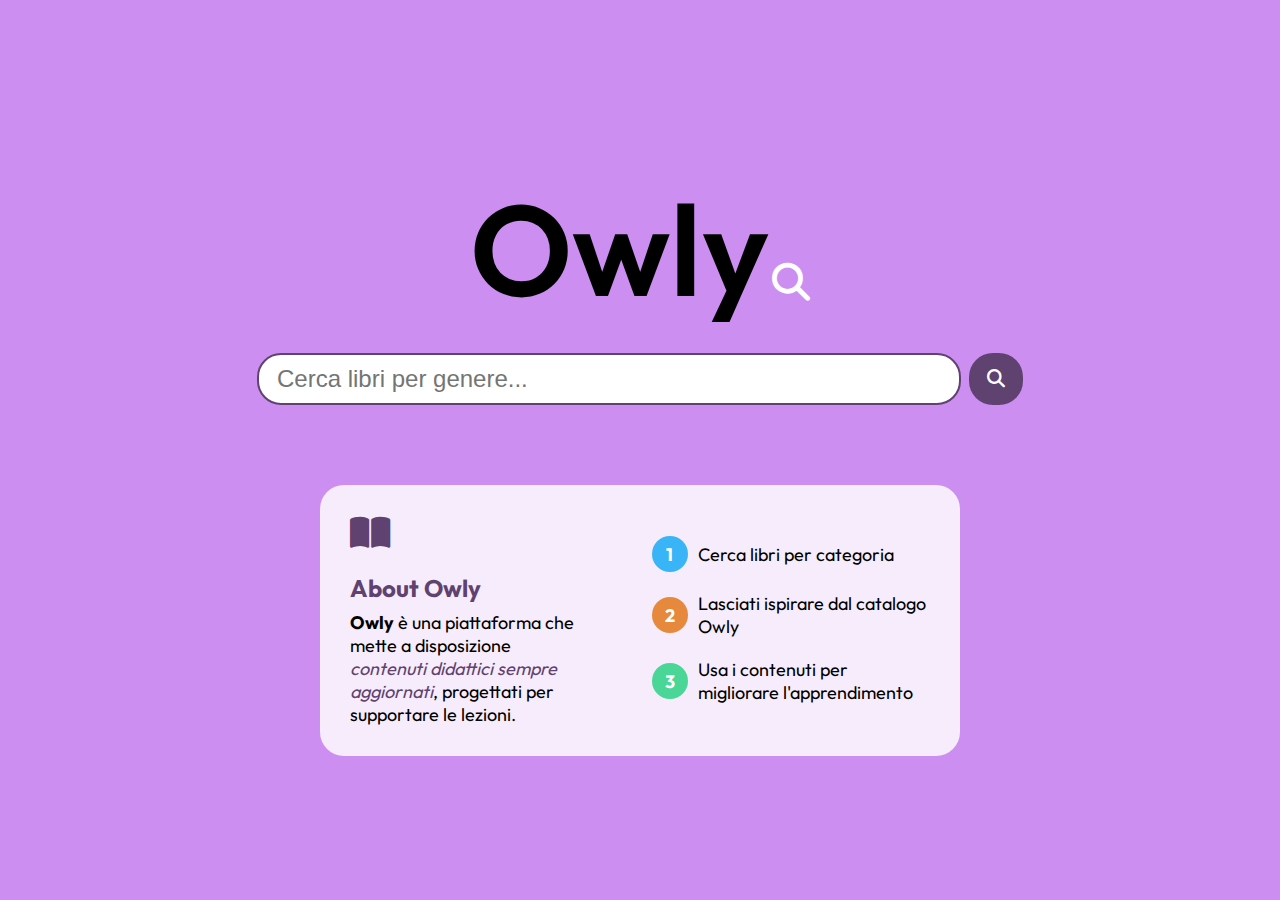
<file: index.html>
<!DOCTYPE html>
<html lang="en">
<head>
    <!--Google Fonts-->
    <link rel="preconnect" href="https://fonts.googleapis.com">
    <link rel="preconnect" href="https://fonts.gstatic.com" crossorigin>
    <link href="https://fonts.googleapis.com/css2?family=Lato:ital,wght@0,100;0,300;0,400;0,700;0,900;1,100;1,300;1,400;1,700;1,900&family=Momo+Trust+Display&family=Outfit:wght@100..900&family=Roboto:ital,wght@0,100..900;1,100..900&display=swap" rel="stylesheet">
    <!--Icons-->
    <link rel="stylesheet" href="https://cdnjs.cloudflare.com/ajax/libs/font-awesome/6.5.0/css/all.min.css">
    <!--Fogli di stile-->
    <link rel="stylesheet" href="css/style.css">
    <!--Meta Tags-->
    <title>Owly</title>
    <meta charset="UTF-8">
    <meta name="viewport" content="width=device-width, initial-scale=1.0">
</head>
<body>

    <!--PAGINA DI APPRODO-->
    <section id="search-container" class="search-container">
        <!--Logo Owly (cliccabile)-->
        <div class="logo-container">
            <a href="index.html" class="logo-link">
                <h1 class="logo-text">Owly</h1> <!--scritta Owly-->
                <i class="fa-solid fa-magnifying-glass"></i> <!--lente di ingrandimento-->
            </a> 
        </div>

        <!--Barra di navigazione (Google Style)-->
        <div class="bar-container">
            <form id="search-form" class="search-form">
                <input type="textbox" id="search-bar" class="search-bar" placeholder="Cerca libri per genere...">
                <button id="search-btn" class="search-btn fa-solid fa-magnifying-glass"></button>
            </form>
        </div>

        <!--Informazioni su Owly e funzionamento-->
        <div class="about-container">

            <div class="about-container-sx">
                <i class="fa-solid fa-book-open"></i>
                <h3 class="about-title">About Owly</h3>
                <p class="about-paragraph"><strong>Owly</strong> è una piattaforma che mette a disposizione <em>contenuti didattici sempre aggiornati</em>, progettati per supportare le lezioni.</p>
            </div>

            <div class="about-container-dx">
                <!--primo punto sul funzionamento-->
                <div class="first point-container">
                    <div class="first-point point">1</div>
                    <div class="point-text">Cerca libri per categoria</div>
                </div>

                <!--secondo punto sul funzionamento-->
                <div class="second point-container">
                    <div class="second-point point">2</div>
                    <div class="point-text">Lasciati ispirare dal catalogo Owly</div>
                </div>

                 <!--terzo punto sul funzionamento-->
                <div class="point-container">
                    <div class="third-point point">3</div>
                    <div class="point-text">Usa i contenuti per migliorare l'apprendimento</div>
                </div>

            </div>
        </div>
    </section>




    <!--CATALOGO LIBRI (dopo ricerca)-->
    <section id="results-container" class="results-container display-none">

        <!--Loader di caricamento mostrato in attesa della fetch-->
        <div id="loader-container" class="loader-container">
            <div class="loader"></div>
            <h4 class="loader-text">Cercando i migliori libri per te...</h4>
        </div>

        <!--logo Owly-->
        <div class="logo-container">
            <a href="index.html" class="logo-link">
                <h2 class="logo-text">Owly</h2> <!--scritta Owly-->
                <i class="fa-solid fa-magnifying-glass"></i> <!--lente di ingrandimento-->
            </a> 
        </div>

        <!--search query-->
        <h3  class="search-header">Risultato ricerca per: <span id="search-query" class="search-query"></span></h3>

        <!--Pulsante per tornare alla ricerca-->
        <button id="results-search-btn" class="search-btn fa-solid fa-magnifying-glass"></button>
        
        <!--contenitore catalogo libri-->
        <div id="books-container" class="books-container">
            
            <!--sezione che compare in caso di fallimento della fetchAPI-->
            <div id="error-contaiener" class="error-contaiener display-none">
                <h3 class="error-title">Ops...</h3>
                <img class="error-img" src="img/faccina.png" alt="">
                <p class="error-text"><strong>Errore di ricerca </strong><br>Non abbiamo trovato nessun libro di questo genere nel nostro catalogo</p>
                <a href="index.html" class="error-btn">Torna alla home</a>
            </div>
        </div>

    </section>

    <script src="js/script.js"></script>
</body>
</html>
</file>
<file: css/style.css>
*{
    margin: 0;
    padding: 0;
    box-sizing: border-box;
}

body{
    background-color: #cc8ef1;
    font-family: "Outfit", sans-serif;
}



/*PAGINA DI APPRODO*/
.search-container{
    width: 100vw;
    height: 100vh;
    display: flex;
    flex-direction: column;
    justify-content: center;
    align-items: center;
}

    /*logo Owly*/
.logo-text{
    color: black;
    display: inline-block;
}

.logo-container .logo-text{ /*testo Owly*/
    font-size: 86px;
    font-weight: 600;
    line-height: 136px;
}

.search-container .fa-magnifying-glass{ /*lente di ingrandimento*/
    font-size: 38px; 
    color: #fff;
}

.logo-link{
    text-decoration: none;
}

.search-container .logo-link:hover{ /*logo cliccabile*/
    cursor: pointer;
}

@media screen and (min-width: 768px) {
    .logo-container .logo-text{ 
        font-size: 108px;
        font-weight: 600;
        line-height: 178px;
        color: black;
    }
}

@media screen and (min-width: 1024px) {
    .logo-container .logo-text{ 
        font-size: 128px;
        font-weight: 600;
        line-height: 208px;
        color: black;
    }
}

    
    /*barra di ricerca*/
.bar-container{
    width: 100%;
    margin-bottom: 80px;
}

.bar-container .search-form{
    display: flex;
    justify-content: center;
    width: 100%;
}

.bar-container .search-bar{ /*barra di navigazione*/
    width: 65%;
    background-color: #fff;
    font-size: 16px;
    padding: 12px 16px;
    border-radius: 24px;
    border: 2px solid #5f4270;
    margin-right: 8px;
}

.search-btn{
    background-color: #5f4270;
    border: none;
    color: #fff;
    font-weight: 700;
}

.bar-container .search-btn{ /*btn di navigazione*/
    font-size: 14px;
    height: auto;
    padding: 0px 16px;
    border-radius: 24px;
}

.bar-container .search-btn:hover{
    cursor: pointer;
    box-shadow: 0 0 10px #5f4270;
}

.bar-container .search-bar:focus{
    border: 2px solid #5f4270;
    box-shadow: 0 0 10px #5f4270;
    outline: none;
}

@media screen and (min-width: 768px) {
    .bar-container .search-bar{ /*barra di navigazione*/
        width: 65%;
        background-color: #fff;
        font-size: 22px;
        padding: 10px 18px;
    }

    .bar-container .search-btn{ /*btn di navigazione*/
        font-size: 18px;
        padding: 0px 16px;
    }
}

@media screen and (min-width: 1024px) {
    .bar-container .search-bar{ /*barra di navigazione*/
        width: 55%;
        background-color: #fff;
        font-size: 24px;
        padding: 10px 18px;
    }

    .bar-container .search-btn{ /*btn di navigazione*/
        font-size: 18px;
        padding: 0px 18px;
    }
}

    /*Informazioni sul sito*/
.about-container{
    display: flex;
    justify-content: space-between;
    background-color: #f6ecfb;
    border-radius: 24px;
    padding: 30px 30px;
    max-width: 80%;
}
    /*container sx*/
.about-container .about-container-sx{
    display: none;
}
    /*container dx*/
.about-container .about-container-dx{
    width: 100%;
    display: flex;
    flex-direction: column;
    justify-content: center;
}

.about-container-dx .point-container{
    display: flex;
    align-items: center;
}

.about-container-dx > .first, .about-container-dx .second{
    margin-bottom: 20px;
}

.about-container-dx .point{
    min-width: 36px;
    height: 36px;
    border-radius: 50%;
    display: flex;
    justify-content: center;
    align-items: center;
    color: #fff;
    font-family: "Outfit", sans-serif;
    font-weight: 700;
    font-size: 18px;
    margin-right: 10px;
}

    /*colori dei singoli point*/
.point-container .first-point{
    background-color: #39b4f7;
}

.point-container .second-point{
    background-color: #e6893d;
}

.point-container .third-point{
    background-color: #4ad697;
}

.about-container-dx .point-text{
    font-size: 18px;
}

@media screen and (min-width: 768px) {
    /*informazioni a sinistra*/
    .about-container .about-container-sx{
        width: 48%;
        display: flex;
        flex-direction: column;
        justify-content: center;
    }

    .about-container-sx .fa-book-open{ /*icona libro*/
        color: #5f4270;
        font-size: 36px;
        margin-bottom: 22px
    }

    .about-container-sx .about-title{ /*titolo about owly*/
        font-size: 24px;
        color: #5f4270;
        margin-bottom: 8px;
    }

    .about-container-sx .about-paragraph{ /*paragravo Owly*/
        font-size: 18px;
        width: 85%;
    }

    .about-paragraph > em{
        color: #5f4270;
    }


    /*informazioni a destra*/
    .about-container .about-container-dx{
        width: 48%;
    }
}

@media screen and (min-width: 1080px) {
    .about-container{
        max-width: 50%;
    }
}


/*PAGINA CATALOGO LIBRI*/
.results-container{
    width: 100%;
    background-color: white;
    display: flex;
    flex-direction: column;
    align-items: center;
}

.results-container .logo-container{
    margin-top: 30px;
}

    /*pulsante per tornare alla home*/
.results-container .search-btn{
    position: fixed;
    bottom: 18px;
    right: 18px;
    font-size: 16px;
    padding: 14px 14px;  
    border-radius: 50%;
    color: #fff;
}

.results-container .search-btn:hover{
    cursor: pointer;
}

    /*logo Owly*/
.results-container .logo-text{ /*testo Owly*/
    font-size: 36px;
    font-weight: 600;
    line-height: 54px;
}

.results-container .logo-container .fa-magnifying-glass{ /*lente di ingrandimento*/
    font-size: 18px; 
    color: #cc8ef1;
}

    /*search-query*/
.search-header{
    padding: 16px 0px 32px 0px;
    font-size: 18px;
    font-weight: 500;
}

@media screen and (min-width: 768px) {
    .results-container .logo-text{ /*testo Owly*/
        font-size: 64px;
        font-weight: 600;
        line-height: 72px;
    }

    .results-container .logo-container .fa-magnifying-glass{ /*lente di ingrandimento*/
        font-size: 24px; 
        color: #cc8ef1;
    }

    .search-header{
        padding: 24px 0px 36px 0px;
        font-size: 24px;
        font-weight: 500;
    }
}


    /*pulsante per tornare alla pagina di ricerca*/

/*LOADER*/
.loader-container{
    height: 100vh;
    width: 100%;
    background-color: #fff;
    position: fixed;
    display: flex;
    flex-direction: column;
    justify-content: center;
    align-items: center;
}

.loader-container > .loader{
    width: 70px;
    height: 70px;
    border: 12px solid #f6ecfb;
    border-top-color: #cc8ef1;
    border-radius: 50%;
    animation: loading 1.5s ease infinite;
}

@keyframes loading{ /*animazione loader*/
    to {
        transform: rotate(1turn);
    }
}

.loader-container .loader-text{
    padding-top: 24px;
    font-size: 18px;
    font-weight: 500;
}


/*CATALOGO LIBRI*/
.books-container{
    margin-top: 28px;
    width: 80%;
    display: flex;
    flex-direction: column;
    align-items: center;
}

    /*contenitore del singolo lbro*/
.card{
    width: 100%;
    max-width: 350px;
    min-height: 200px;
    padding: 12px 16px;
    display: flex;
    flex-wrap: wrap;
    margin-bottom: 24px;
    border-radius: 24px;
    background-color: #f6ecfb;
}

    /*copertina del libro*/
.card .book-cover-container{
    width: 40%;
    min-height: 180px;
    position: relative;
}

.book-cover-container .book-cover{
    width: 90px;
    height: 125px;
    background-color: #fff;
    position: absolute;
    top: 50%;
    left: 50%;
    transform: translate(-50%, -50%);
}

    /*genere, titolo e autori del libro*/
.book-info-container .fa-solid{
    font-size: 24px;
}

.fa-ghost{
    color: #39b4f7;
}

.fa-dragon{
    color: #2eb03b;
}

.fa-book{
    color: #e6893d;
}

.fa-heart{
    color: rgb(204, 67, 67);
}

.fa-ghost{
    color: #c1c0c2;
}

.fa-thriller{
    color: #f8c34f;
}

.fa-laugh{
    color: rgb(0, 51, 255);
}

.fa-map{
    color: #d271ad;
}


.card .book-info-container{
    width: 60%;
    padding: 16px 18px;
    position: relative;
}

.book-info-container .book-title{
    padding-top: 20px;
    font-size: 16px;  
}

.book-info-container .book-authors{
    padding-top: 6px;
    font-size: 14px;
    display: inline-block;
}

.book-info-container .description-btn{
    background: none;
    border: none;
    font-size: 24px;
    font-weight: 500;
    color: #5f4270;
    position: absolute;
    bottom: 4px;
    right: 6px;
}

.book-info-container .description-btn:hover{
    cursor: pointer;
}

    /*descrizione del libro (a comparsa)*/
.description-container{
    width: 100%;
    position: relative;
    max-width: 100%;
}

.description-container .description-text{
    font-size: 14px;
    padding: 16px 6px 12px 6px;
    word-wrap: break-word;
}


@media screen and (min-width: 768px) {
    .card{
        width: 45%;
        max-width: 350px;
        min-height: 200px;
        padding: 8px 16px;
        display: flex;
        margin-bottom: 24px;
        border-radius: 24px;
        background-color: #f6ecfb;
    }
    
    .books-container{
        width: 90%;
        display: flex;
        flex-wrap: wrap;
        flex-direction: row;
        justify-content: space-around;
    }

    .description-container{
        position: fixed; 
        top:0;
        left: 0;
        width: 100%;
        max-width: 100%;
        height: 100vh;
        background-color: rgba(246, 236, 251, 0.7);
        z-index: 900;
}

    .description-container .description-text{
        position: absolute;
        top: 50%;
        left: 50%;
        transform: translate(-50%, -50%);
        width: 90%;
        font-size: 18px;
        padding: 48px 32px 48px 32px;
        background-color: #cc8ef1;
        color: #fff;
        border-radius: 32px;
        word-wrap: break-word;
    }

    .cross-btn{
        position: absolute;
        top: 16px;
        right: 24px;
        z-index: 1000;
        font: 28px;
        font-weight: 700;
        color: #fff;
    }

}


/*PAGINA DI ERRORE*/
.error-contaiener{
    width: 100%;
    display: flex;
    flex-direction: column;
    align-items: center;
}

.error-title{
    text-align: center;
    color: #cc8ef1;
    font-size: 24px;
}

.error-img{
    display: inline-block;
    width: 180px;
    height: 180px;
}

.error-text{
    text-align: center;
    font-size: 18px;
    width: 80%;
}

.error-btn{
    margin: 32px auto;
    padding: 12px 16px;
    font-size: 16px;
    background-color: #f6ecfb;
    border: 1px solid #cc8ef1;
    border-radius: 24px;
    color: black;
    text-decoration: none;
    font-weight: 400;
}

@media screen and (min-width: 768px) {
.error-title{
    text-align: center;
    color: #cc8ef1;
    font-size: 36px;
}

.error-img{
    display: inline-block;
    width: 220px;
    height: 220px;
}

.error-text{
    text-align: center;
    font-size: 22px;
    width: 80%;
}

.error-btn{
    margin-top: 36px;
    padding: 12px 16px;
    font-size: 20px;
    background-color: #f6ecfb;
    border: 1px solid #cc8ef1;
    border-radius: 24px;
    color: black;
    text-decoration: none;
    font-weight: 400;
} 
}



/*classe assegnata o rimossa per far comaprarire/scomparire una sezione*/
.display-none{ 
    display: none;
}
</file>
